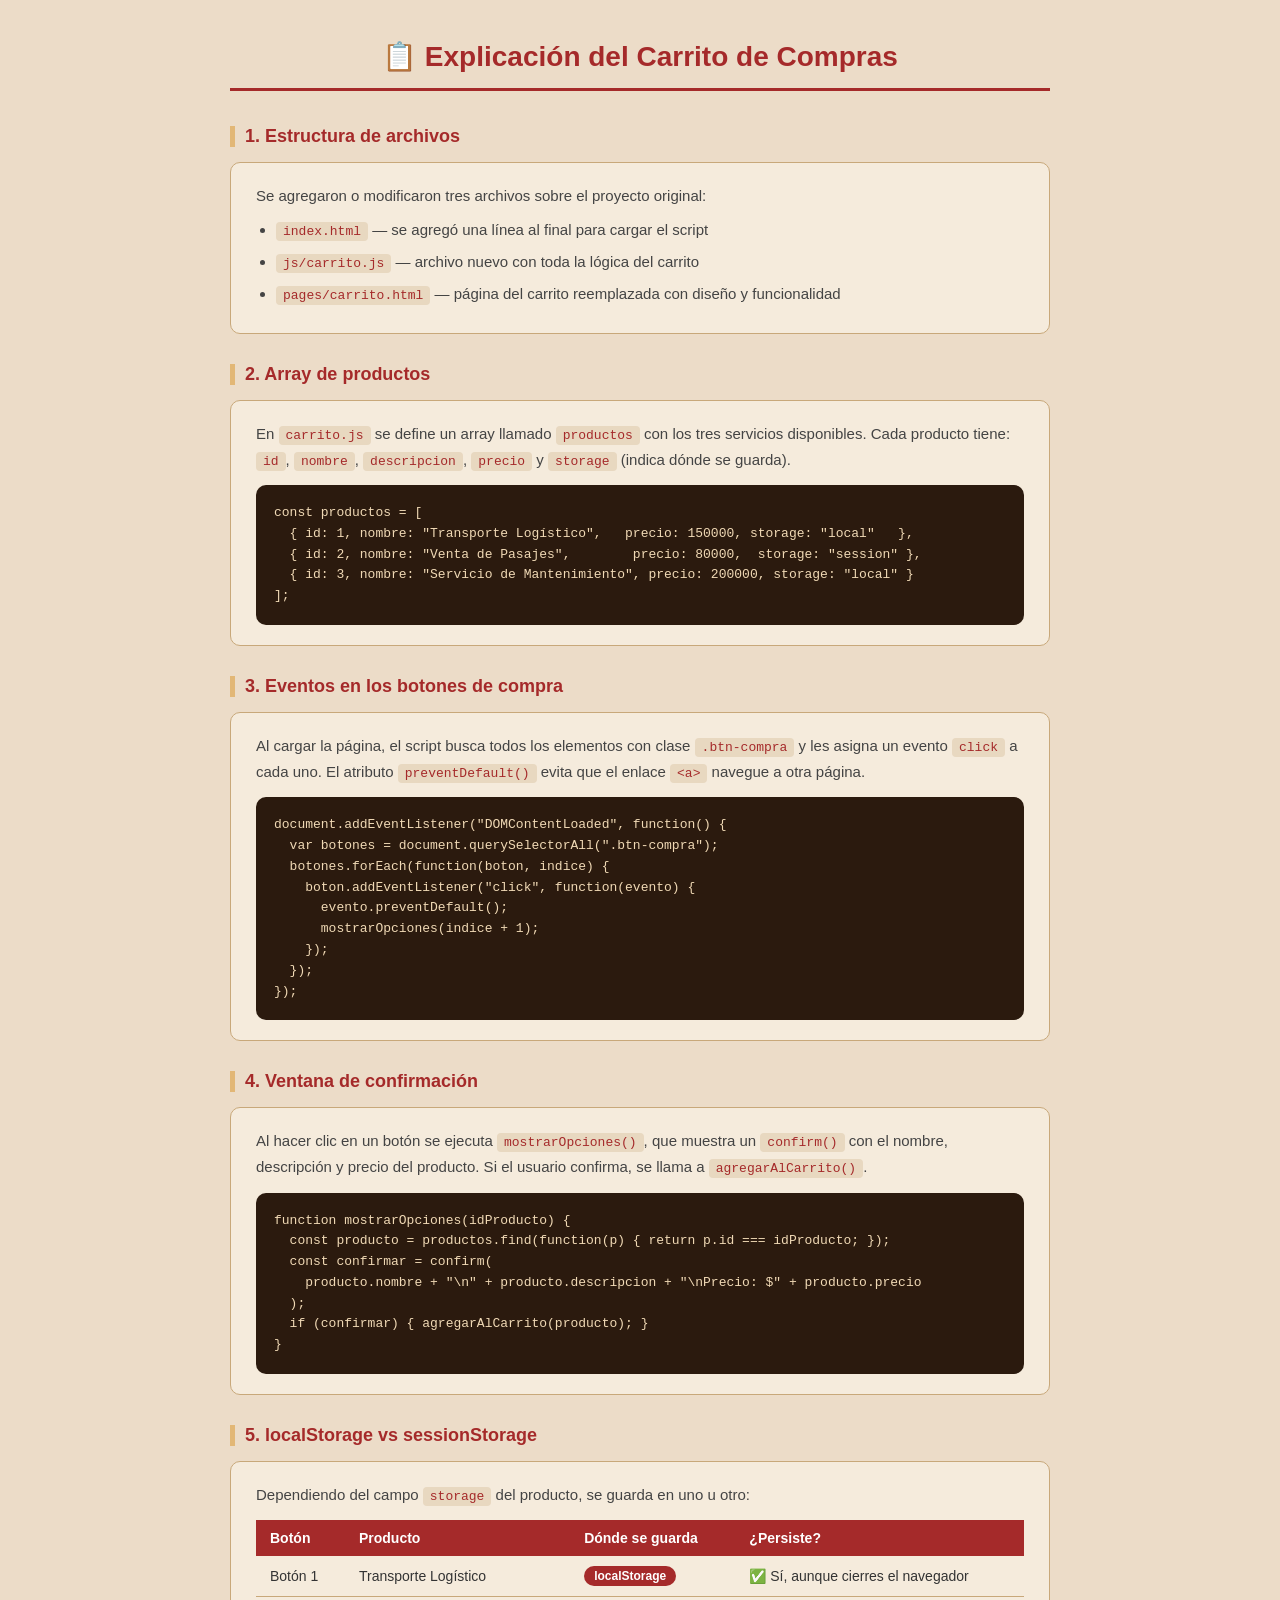
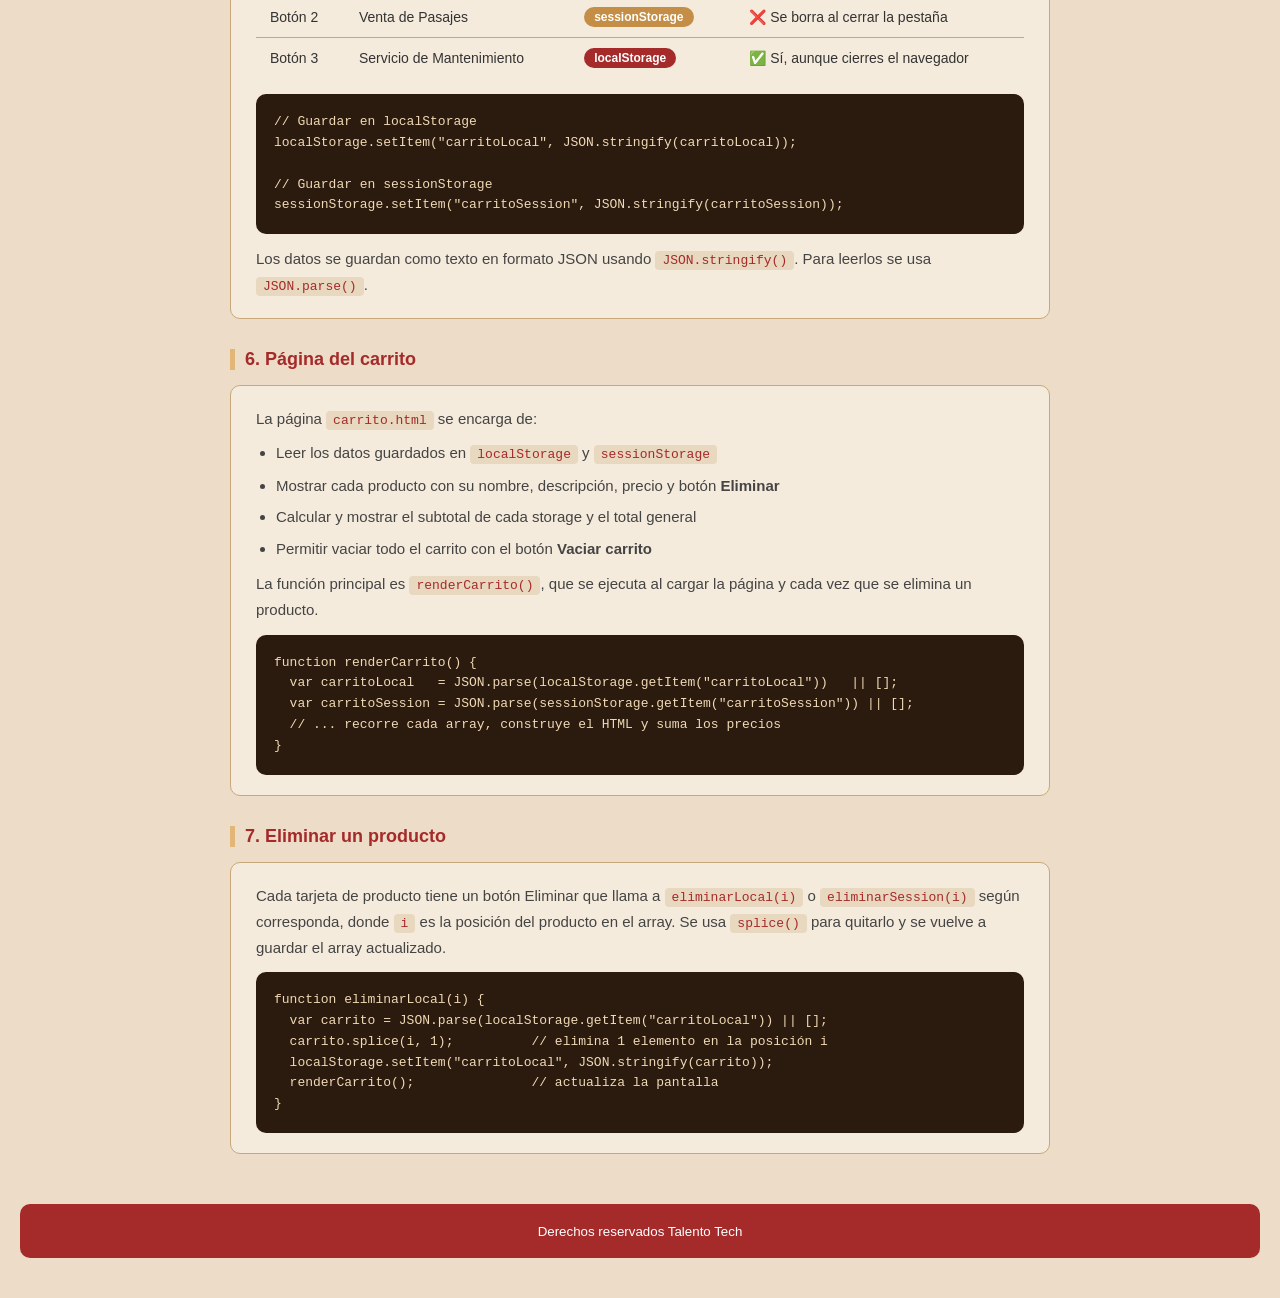
<file: explicacion.html>
<!DOCTYPE html>
<html lang="es">
<head>
    <meta charset="UTF-8">
    <meta name="viewport" content="width=device-width, initial-scale=1.0">
    <title>Explicación - Carrito de Compras</title>
    <style>
        * { box-sizing: border-box; margin: 0; padding: 0; }

        body {
            background-color: rgb(236, 220, 200);
            font-family: Verdana, Geneva, Tahoma, sans-serif;
            color: #333;
            padding: 40px 20px;
        }

        .contenido {
            max-width: 820px;
            margin: 0 auto;
        }

        h1 {
            color: brown;
            font-size: 28px;
            text-align: center;
            border-bottom: 3px solid brown;
            padding-bottom: 15px;
            margin-bottom: 35px;
        }

        h2 {
            color: brown;
            font-size: 18px;
            margin: 30px 0 10px 0;
            padding-left: 10px;
            border-left: 5px solid rgb(226, 183, 118);
        }

        p, li {
            font-size: 15px;
            line-height: 1.7;
            color: #444;
        }

        ul { padding-left: 20px; margin-top: 8px; }
        li { margin-bottom: 6px; }

        .bloque {
            background-color: rgb(245, 235, 220);
            border: 1px solid #c8a87a;
            border-radius: 10px;
            padding: 20px 25px;
            margin-top: 15px;
        }

        code {
            background-color: #e8d8c0;
            padding: 2px 7px;
            border-radius: 4px;
            font-family: 'Courier New', monospace;
            font-size: 13px;
            color: brown;
        }

        pre {
            background-color: #2b1a0e;
            color: #f0d9b5;
            padding: 18px;
            border-radius: 10px;
            font-family: 'Courier New', monospace;
            font-size: 13px;
            line-height: 1.6;
            overflow-x: auto;
            margin-top: 12px;
        }

        .tabla {
            width: 100%;
            border-collapse: collapse;
            margin-top: 12px;
            font-size: 14px;
        }
        .tabla th {
            background-color: brown;
            color: white;
            padding: 10px 14px;
            text-align: left;
        }
        .tabla td {
            padding: 10px 14px;
            border-bottom: 1px solid #c8a87a;
            background-color: rgb(245, 235, 220);
        }
        .tabla tr:last-child td { border-bottom: none; }

        .etiqueta {
            display: inline-block;
            font-size: 12px;
            padding: 3px 10px;
            border-radius: 10px;
            color: white;
            font-weight: bold;
        }
        .local   { background-color: brown; }
        .session { background-color: rgb(196, 142, 70); }

        footer {
            background-color: brown;
            color: white;
            text-align: center;
            padding: 18px;
            margin-top: 50px;
            border-radius: 10px;
        }
    </style>
</head>
<body>
<div class="contenido">

    <h1>📋 Explicación del Carrito de Compras</h1>

    <!-- 1. ESTRUCTURA -->
    <h2>1. Estructura de archivos</h2>
    <div class="bloque">
        <p>Se agregaron o modificaron tres archivos sobre el proyecto original:</p>
        <ul>
            <li><code>index.html</code> — se agregó una línea al final para cargar el script</li>
            <li><code>js/carrito.js</code> — archivo nuevo con toda la lógica del carrito</li>
            <li><code>pages/carrito.html</code> — página del carrito reemplazada con diseño y funcionalidad</li>
        </ul>
    </div>

    <!-- 2. ARRAY DE PRODUCTOS -->
    <h2>2. Array de productos</h2>
    <div class="bloque">
        <p>En <code>carrito.js</code> se define un array llamado <code>productos</code> con los tres servicios disponibles. Cada producto tiene: <code>id</code>, <code>nombre</code>, <code>descripcion</code>, <code>precio</code> y <code>storage</code> (indica dónde se guarda).</p>
        <pre>const productos = [
  { id: 1, nombre: "Transporte Logístico",   precio: 150000, storage: "local"   },
  { id: 2, nombre: "Venta de Pasajes",        precio: 80000,  storage: "session" },
  { id: 3, nombre: "Servicio de Mantenimiento", precio: 200000, storage: "local" }
];</pre>
    </div>

    <!-- 3. BOTONES -->
    <h2>3. Eventos en los botones de compra</h2>
    <div class="bloque">
        <p>Al cargar la página, el script busca todos los elementos con clase <code>.btn-compra</code> y les asigna un evento <code>click</code> a cada uno. El atributo <code>preventDefault()</code> evita que el enlace <code>&lt;a&gt;</code> navegue a otra página.</p>
        <pre>document.addEventListener("DOMContentLoaded", function() {
  var botones = document.querySelectorAll(".btn-compra");
  botones.forEach(function(boton, indice) {
    boton.addEventListener("click", function(evento) {
      evento.preventDefault();
      mostrarOpciones(indice + 1);
    });
  });
});</pre>
    </div>

    <!-- 4. CONFIRM -->
    <h2>4. Ventana de confirmación</h2>
    <div class="bloque">
        <p>Al hacer clic en un botón se ejecuta <code>mostrarOpciones()</code>, que muestra un <code>confirm()</code> con el nombre, descripción y precio del producto. Si el usuario confirma, se llama a <code>agregarAlCarrito()</code>.</p>
        <pre>function mostrarOpciones(idProducto) {
  const producto = productos.find(function(p) { return p.id === idProducto; });
  const confirmar = confirm(
    producto.nombre + "\n" + producto.descripcion + "\nPrecio: $" + producto.precio
  );
  if (confirmar) { agregarAlCarrito(producto); }
}</pre>
    </div>

    <!-- 5. LOCAL VS SESSION -->
    <h2>5. localStorage vs sessionStorage</h2>
    <div class="bloque">
        <p>Dependiendo del campo <code>storage</code> del producto, se guarda en uno u otro:</p>

        <table class="tabla">
            <tr>
                <th>Botón</th>
                <th>Producto</th>
                <th>Dónde se guarda</th>
                <th>¿Persiste?</th>
            </tr>
            <tr>
                <td>Botón 1</td>
                <td>Transporte Logístico</td>
                <td><span class="etiqueta local">localStorage</span></td>
                <td>✅ Sí, aunque cierres el navegador</td>
            </tr>
            <tr>
                <td>Botón 2</td>
                <td>Venta de Pasajes</td>
                <td><span class="etiqueta session">sessionStorage</span></td>
                <td>❌ Se borra al cerrar la pestaña</td>
            </tr>
            <tr>
                <td>Botón 3</td>
                <td>Servicio de Mantenimiento</td>
                <td><span class="etiqueta local">localStorage</span></td>
                <td>✅ Sí, aunque cierres el navegador</td>
            </tr>
        </table>

        <pre style="margin-top:16px">// Guardar en localStorage
localStorage.setItem("carritoLocal", JSON.stringify(carritoLocal));

// Guardar en sessionStorage
sessionStorage.setItem("carritoSession", JSON.stringify(carritoSession));</pre>
        <p style="margin-top:12px">Los datos se guardan como texto en formato JSON usando <code>JSON.stringify()</code>. Para leerlos se usa <code>JSON.parse()</code>.</p>
    </div>

    <!-- 6. PÁGINA DEL CARRITO -->
    <h2>6. Página del carrito</h2>
    <div class="bloque">
        <p>La página <code>carrito.html</code> se encarga de:</p>
        <ul>
            <li>Leer los datos guardados en <code>localStorage</code> y <code>sessionStorage</code></li>
            <li>Mostrar cada producto con su nombre, descripción, precio y botón <strong>Eliminar</strong></li>
            <li>Calcular y mostrar el subtotal de cada storage y el total general</li>
            <li>Permitir vaciar todo el carrito con el botón <strong>Vaciar carrito</strong></li>
        </ul>
        <p style="margin-top:10px">La función principal es <code>renderCarrito()</code>, que se ejecuta al cargar la página y cada vez que se elimina un producto.</p>
        <pre>function renderCarrito() {
  var carritoLocal   = JSON.parse(localStorage.getItem("carritoLocal"))   || [];
  var carritoSession = JSON.parse(sessionStorage.getItem("carritoSession")) || [];
  // ... recorre cada array, construye el HTML y suma los precios
}</pre>
    </div>

    <!-- 7. ELIMINAR -->
    <h2>7. Eliminar un producto</h2>
    <div class="bloque">
        <p>Cada tarjeta de producto tiene un botón Eliminar que llama a <code>eliminarLocal(i)</code> o <code>eliminarSession(i)</code> según corresponda, donde <code>i</code> es la posición del producto en el array. Se usa <code>splice()</code> para quitarlo y se vuelve a guardar el array actualizado.</p>
        <pre>function eliminarLocal(i) {
  var carrito = JSON.parse(localStorage.getItem("carritoLocal")) || [];
  carrito.splice(i, 1);          // elimina 1 elemento en la posición i
  localStorage.setItem("carritoLocal", JSON.stringify(carrito));
  renderCarrito();               // actualiza la pantalla
}</pre>
    </div>

</div>

<footer>
    <small>Derechos reservados Talento Tech</small>
</footer>
</body>
</html>
</file>
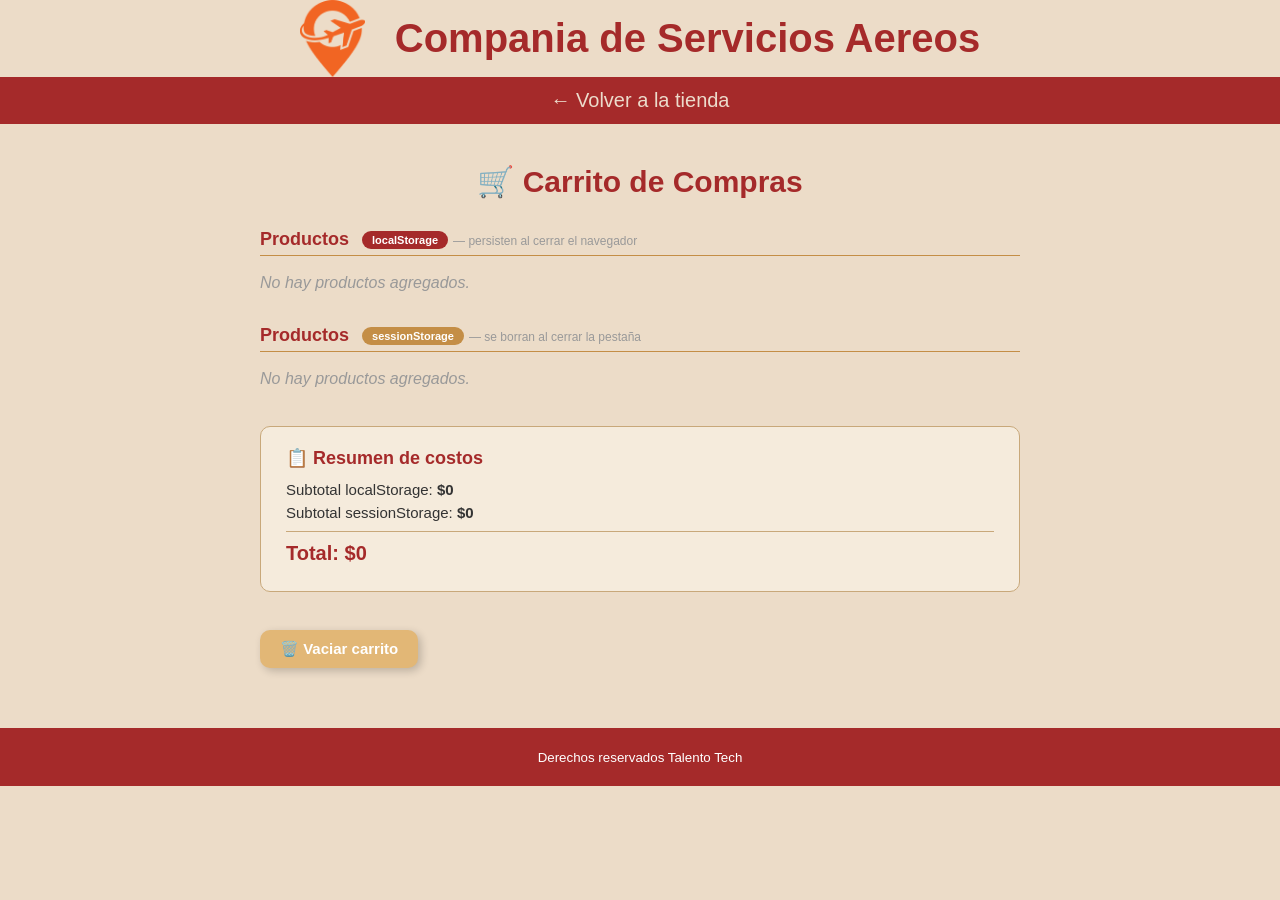
<file: pages/carrito.html>
<!DOCTYPE html>
<html lang="es">
<head>
    <meta charset="UTF-8">
    <meta name="viewport" content="width=device-width, initial-scale=1.0">
    <title>Carrito de Compras</title>
    <style>
        * { box-sizing: border-box; margin: 0; padding: 0; }

        body {
            background-color: rgb(236, 220, 200);
            font-family: Verdana, Geneva, Tahoma, sans-serif;
            color: #333;
        }

        /* HEADER igual a la página principal */
        .header1 {
            text-align: center;
            color: brown;
            font-family: Verdana, Geneva, Tahoma, sans-serif;
            font-size: 20px;
        }
        .menu0 {
            display: flex;
            align-items: center;
            justify-content: center;
            gap: 30px;
        }
        .menu0 h1 {
            font-family: 'Lucida Sans', Geneva, Verdana, sans-serif;
            font-size: 40px;
            color: brown;
        }
        .logo { width: 65px; height: auto; }

        /* BARRA MARRÓN de navegación */
        .barra-nav {
            background-color: brown;
            text-align: center;
            padding: 12px;
        }
        .barra-nav a {
            color: rgb(236, 219, 203);
            text-decoration: none;
            font-family: 'Franklin Gothic Medium', Arial, sans-serif;
            font-size: 20px;
        }
        .barra-nav a:hover { text-decoration: underline; }

        /* CONTENIDO PRINCIPAL */
        .contenido {
            max-width: 800px;
            margin: 40px auto;
            padding: 0 20px;
        }

        .titulo-seccion {
            text-align: center;
            color: brown;
            font-size: 30px;
            margin-bottom: 30px;
        }

        /* ETIQUETAS de storage */
        .etiqueta {
            display: inline-block;
            font-size: 11px;
            padding: 3px 10px;
            border-radius: 10px;
            color: white;
            margin-left: 8px;
            vertical-align: middle;
        }
        .etiqueta-local   { background-color: brown; }
        .etiqueta-session { background-color: rgb(196, 142, 70); }

        .subtitulo {
            color: brown;
            font-size: 18px;
            margin: 25px 0 10px 0;
            border-bottom: 1px solid rgb(196, 142, 70);
            padding-bottom: 5px;
        }

        /* TARJETA de producto */
        .item-carrito {
            background-color: rgb(245, 235, 220);
            border: 1px solid #c8a87a;
            border-left: 5px solid brown;
            border-radius: 10px;
            padding: 15px 20px;
            margin: 10px 0;
            display: flex;
            justify-content: space-between;
            align-items: center;
        }
        .item-carrito.session { border-left-color: rgb(196, 142, 70); }

        .info-item strong { font-size: 16px; color: brown; }
        .info-item p { font-size: 14px; color: #666; margin-top: 4px; }

        /* BOTÓN eliminar */
        .btn-eliminar {
            background-color: brown;
            color: white;
            border: none;
            padding: 8px 16px;
            border-radius: 8px;
            cursor: pointer;
            font-size: 14px;
            font-weight: bold;
            transition: 0.3s;
        }
        .btn-eliminar:hover {
            background-color: #7a1a1a;
            transform: scale(1.05);
        }

        /* RESUMEN */
        .resumen {
            background-color: rgb(245, 235, 220);
            border: 1px solid #c8a87a;
            border-radius: 10px;
            padding: 20px 25px;
            margin-top: 30px;
        }
        .resumen h3 { color: brown; margin-bottom: 12px; font-size: 18px; }
        .resumen p  { margin: 6px 0; font-size: 15px; }
        .resumen .total {
            font-size: 20px;
            font-weight: bold;
            color: brown;
            border-top: 1px solid #c8a87a;
            padding-top: 10px;
            margin-top: 10px;
        }

        .carrito-vacio { color: #999; font-style: italic; padding: 8px 0; }

        /* BOTÓN vaciar */
        .btn-vaciar {
            background-color: rgb(226, 183, 118);
            color: white;
            border: none;
            padding: 10px 20px;
            border-radius: 10px;
            cursor: pointer;
            font-size: 15px;
            font-weight: bold;
            margin-top: 20px;
            box-shadow: 3px 3px 8px rgba(0,0,0,0.2);
            transition: 0.3s;
        }
        .btn-vaciar:hover {
            background-color: rgb(196, 142, 70);
            transform: scale(1.05);
        }

        /* FOOTER */
        .footer {
            background-color: brown;
            color: white;
            text-align: center;
            padding: 20px;
            margin-top: 60px;
        }
    </style>
</head>
<body>

    <!-- HEADER igual a la página principal -->
    <header class="header1">
        <div class="menu0">
            <img src="../assets/logo1.png" alt="Logo" class="logo">
            <h1>Compania de Servicios Aereos</h1>
        </div>
    </header>

    <!-- BARRA de navegación -->
    <div class="barra-nav">
        <a href="../index.html">← Volver a la tienda</a>
    </div>

    <!-- CONTENIDO -->
    <div class="contenido">

        <h2 class="titulo-seccion">🛒 Carrito de Compras</h2>

        <!-- localStorage -->
        <h3 class="subtitulo">
            Productos <span class="etiqueta etiqueta-local">localStorage</span>
            <small style="font-weight:normal; color:#999; font-size:12px;"> — persisten al cerrar el navegador</small>
        </h3>
        <div id="lista-local">
            <p class="carrito-vacio">No hay productos agregados.</p>
        </div>

        <!-- sessionStorage -->
        <h3 class="subtitulo">
            Productos <span class="etiqueta etiqueta-session">sessionStorage</span>
            <small style="font-weight:normal; color:#999; font-size:12px;"> — se borran al cerrar la pestaña</small>
        </h3>
        <div id="lista-session">
            <p class="carrito-vacio">No hay productos agregados.</p>
        </div>

        <!-- RESUMEN -->
        <div class="resumen">
            <h3>📋 Resumen de costos</h3>
            <p>Subtotal localStorage: <strong id="subtotal-local">$0</strong></p>
            <p>Subtotal sessionStorage: <strong id="subtotal-session">$0</strong></p>
            <p class="total">Total: <span id="total-general">$0</span></p>
        </div>

        <br>
        <button class="btn-vaciar" onclick="vaciarTodo()">🗑️ Vaciar carrito</button>

    </div>

    <footer class="footer">
        <small>Derechos reservados Talento Tech</small>
    </footer>

    <script>
        function formatearPrecio(n) {
            return "$" + n.toLocaleString("es-AR");
        }

        function eliminarLocal(i) {
            var carrito = JSON.parse(localStorage.getItem("carritoLocal")) || [];
            carrito.splice(i, 1);
            localStorage.setItem("carritoLocal", JSON.stringify(carrito));
            renderCarrito();
        }

        function eliminarSession(i) {
            var carrito = JSON.parse(sessionStorage.getItem("carritoSession")) || [];
            carrito.splice(i, 1);
            sessionStorage.setItem("carritoSession", JSON.stringify(carrito));
            renderCarrito();
        }

        function vaciarTodo() {
            if (confirm("¿Seguro que desea vaciar el carrito completo?")) {
                localStorage.removeItem("carritoLocal");
                sessionStorage.removeItem("carritoSession");
                renderCarrito();
            }
        }

        function renderCarrito() {
            var listaLocal        = document.getElementById("lista-local");
            var listaSession      = document.getElementById("lista-session");
            var subtotalLocalEl   = document.getElementById("subtotal-local");
            var subtotalSessionEl = document.getElementById("subtotal-session");
            var totalEl           = document.getElementById("total-general");

            var carritoLocal = JSON.parse(localStorage.getItem("carritoLocal")) || [];
            var sumLocal = 0;

            if (carritoLocal.length === 0) {
                listaLocal.innerHTML = '<p class="carrito-vacio">No hay productos agregados.</p>';
            } else {
                listaLocal.innerHTML = "";
                carritoLocal.forEach(function(item, i) {
                    sumLocal += item.precio;
                    listaLocal.innerHTML +=
                        '<div class="item-carrito">' +
                            '<div class="info-item">' +
                                '<strong>' + item.nombre + '</strong>' +
                                '<p>' + item.descripcion + '</p>' +
                                '<p>Precio: ' + formatearPrecio(item.precio) + '</p>' +
                            '</div>' +
                            '<button class="btn-eliminar" onclick="eliminarLocal(' + i + ')">Eliminar</button>' +
                        '</div>';
                });
            }

            var carritoSession = JSON.parse(sessionStorage.getItem("carritoSession")) || [];
            var sumSession = 0;

            if (carritoSession.length === 0) {
                listaSession.innerHTML = '<p class="carrito-vacio">No hay productos agregados.</p>';
            } else {
                listaSession.innerHTML = "";
                carritoSession.forEach(function(item, i) {
                    sumSession += item.precio;
                    listaSession.innerHTML +=
                        '<div class="item-carrito session">' +
                            '<div class="info-item">' +
                                '<strong>' + item.nombre + '</strong>' +
                                '<p>' + item.descripcion + '</p>' +
                                '<p>Precio: ' + formatearPrecio(item.precio) + '</p>' +
                            '</div>' +
                            '<button class="btn-eliminar" onclick="eliminarSession(' + i + ')">Eliminar</button>' +
                        '</div>';
                });
            }

            subtotalLocalEl.textContent   = formatearPrecio(sumLocal);
            subtotalSessionEl.textContent = formatearPrecio(sumSession);
            totalEl.textContent           = formatearPrecio(sumLocal + sumSession);
        }

        renderCarrito();
    </script>

</body>
</html>
</file>
